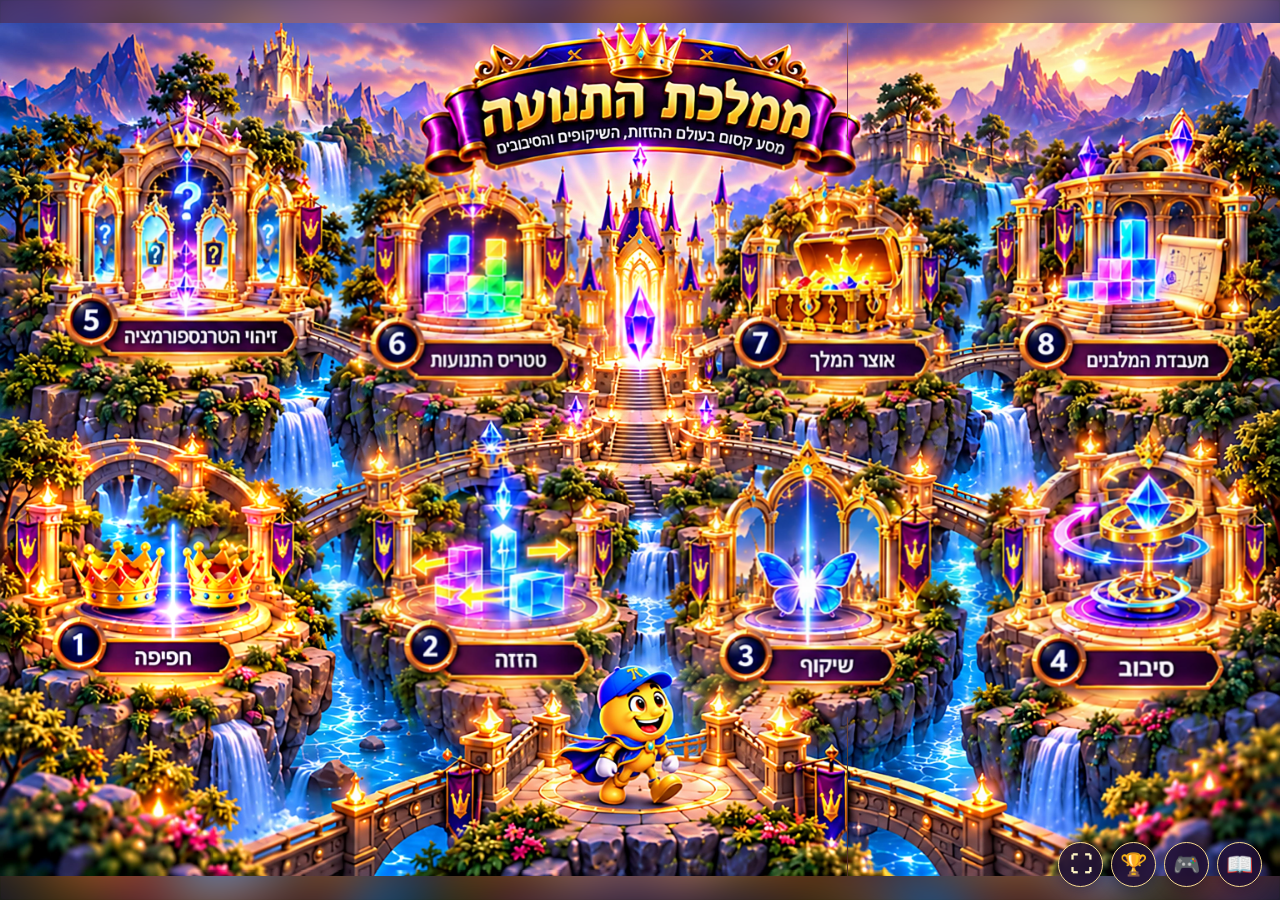
<file: index.html>
<!doctype html>
<html lang="he" dir="rtl"><head><meta charset="utf-8"><meta name="viewport" content="width=device-width,initial-scale=1,viewport-fit=cover"><meta name="theme-color" content="#1b102f"><title>ממלכת התנועה | הזזות, שיקופים וסיבובים</title><link rel="stylesheet" href="style.css"><link rel="stylesheet" href="v10.css"><link rel="stylesheet" href="v11.css"></head>
<body><div id="app">
<section id="world" class="screen world-screen" aria-label="מפת ממלכת התנועה">
  <header class="world-head" aria-hidden="true"></header>
  <div id="mapWindow" class="map-window" tabindex="0" aria-label="מפת המתחמים. אפשר ללחוץ על שער או להזיז את מר פונקי בחצים וללחוץ Enter"><div id="mapStage" class="map-stage"><img class="map-backdrop" src="assets/approved_map_hd.webp" alt="ממלכת התנועה: ארמון, מפלים, גשרים ושמונה מתחמים" draggable="false"><img id="mapWalkingBackground" class="map-walk-backdrop" src="assets/kingdom_walk_hd.webp" alt="" aria-hidden="true" draggable="false"><div id="portalLayer"></div><div id="funki" class="funki-walker" aria-hidden="true"><img src="assets/mr_funki.png" alt=""><span class="walker-shadow"></span></div><div id="mapTooltip" class="map-tooltip" hidden></div><button id="beginBtn" class="castle-door" type="button" aria-label="התחילו את המסע מהמתחם המואר" title="התחילו את המסע"><img src="assets/castle_door.png" alt="" draggable="false"></button></div></div>
  <footer class="world-foot" aria-label="ניווט מהיר בממלכה">
    <div id="mapPrompt" class="screen-reader">מתחם 1 מואר — מתחילים כאן</div>
    <div id="gemsBadge" class="gem-counter" aria-live="polite" title="יהלומים שנאספו">💎 <b>0</b> / 8</div>
    <nav class="world-tools">
      <button id="termsBtn" aria-label="מילון מושגים" title="מילון מושגים">📖</button>
      <button id="freeBtn" aria-label="משחק חופשי" title="משחק חופשי">🎮</button>
      <button id="achieveBtn" aria-label="יהלומים והישגים" title="יהלומים והישגים">🏆</button>
      <button class="full-button" id="fullScreenBtn" aria-label="מסך מלא" title="מסך מלא">⛶</button>
    </nav>
  </footer>
</section>
<section id="realm" class="screen realm-screen hidden" aria-label="מתחם למידה"><div class="realm-shell">
 <header class="realm-top"><button class="back-button" id="realmBack">❮ לממלכה</button><div class="realm-heading"><small id="realmKicker"></small><h1 id="realmName"></h1></div><div class="realm-top-tools"><button id="realmFull" class="square-button" aria-label="מסך מלא">⛶</button><button id="realmTerms" class="square-button" aria-label="פתח מילון">📖</button></div></header>
 <nav class="room-tabs" id="roomTabs" aria-label="חדרי המתחם"></nav>
 <div class="realm-content"><div class="scene-column"><div id="immersive" class="immersive-scene"><div class="scene-light-rays"></div><div class="scene-header"><strong id="sceneLabel"></strong><span id="sceneIndicator"></span></div><div class="interaction-surface" id="surface"></div><div id="sceneResult" class="scene-result" aria-live="polite"></div></div><div id="sceneTips" class="scene-tips"></div></div>
 <aside class="quest-panel"><span class="quest-tag" id="questNumber"></span><div id="questIcon" class="quest-icon">✦</div><h2 id="questTitle"></h2><p class="quest-brief" id="questText"></p><div class="quest-controls" id="questControls"></div><div class="quest-feedback" id="questFeedback" aria-live="polite"></div><div class="quest-actions"><button id="check" class="primary">בדיקה ✦</button><button id="hint" class="secondary">רמז</button><button id="explain" class="secondary">פתרון מוסבר</button></div><div id="discovery" class="discovery hidden"></div></aside></div>
 <footer class="realm-bottom"><button id="roomPrev" class="secondary">חדר קודם ❯</button><div id="roomProgress" class="little-progress"></div><button id="roomNext" class="primary">לחדר הבא ❮</button></footer>
 </div></section>
<section id="extra" class="screen extra-screen hidden"><div class="extra-shell"><header class="realm-top"><button id="extraBack" class="back-button">❮ לממלכה</button><div class="realm-heading"><small id="extraKicker"></small><h1 id="extraTitle"></h1></div><div></div></header><div id="extraBody"></div></div></section>
<div id="toast" class="toast hidden" role="status"></div></div><script src="app.js"></script></body></html>
</file>
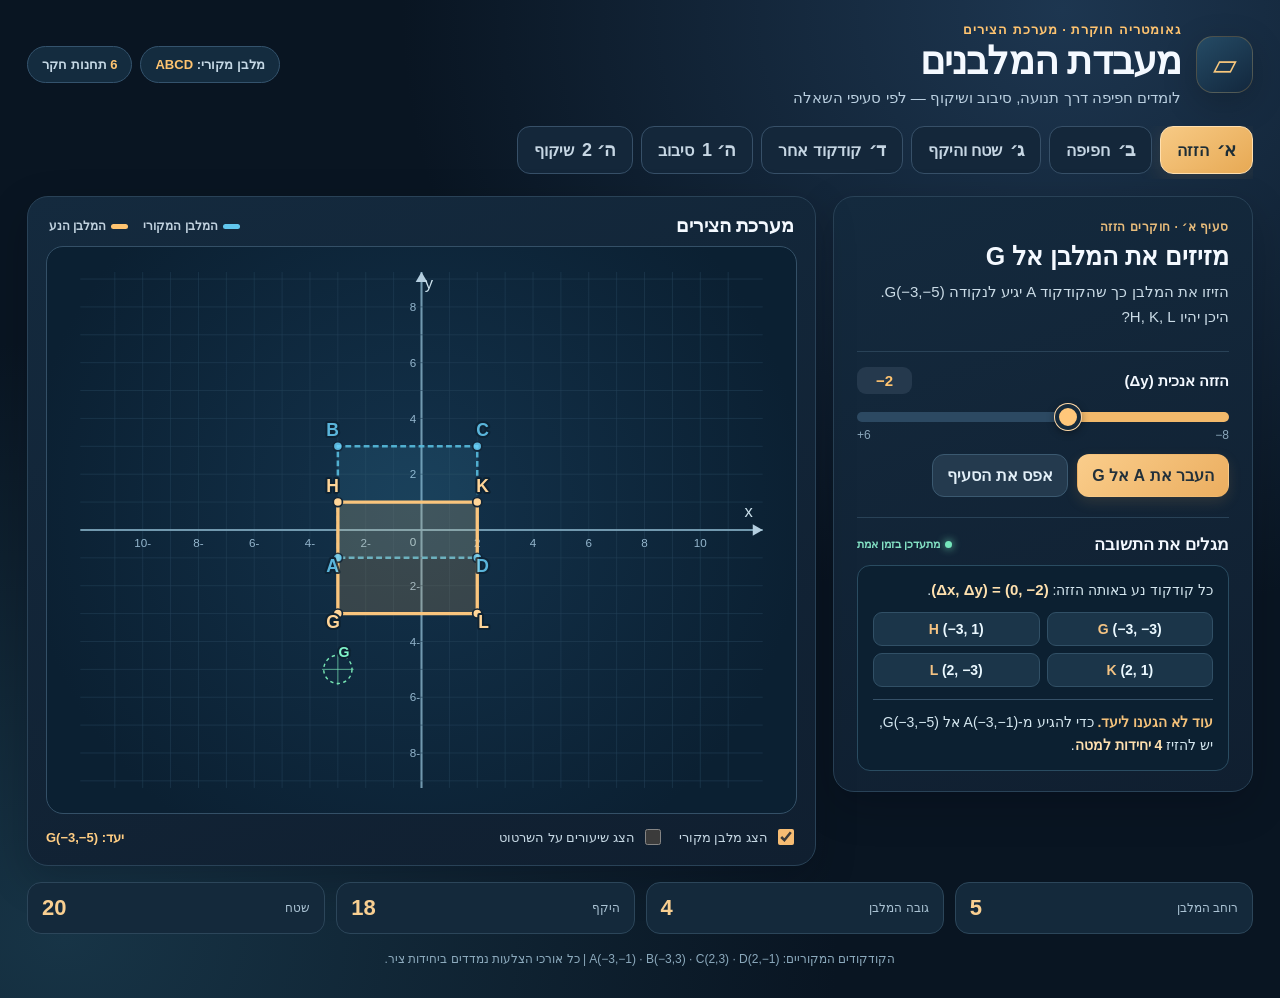
<file: maabedet_malbanim_interactive.html>
<!DOCTYPE html>
<html lang="he" dir="rtl">
<head>
<meta charset="utf-8">
<meta name="viewport" content="width=device-width,initial-scale=1">
<meta name="color-scheme" content="dark">
<title>מעבדת המלבנים | חוקרים חפיפה בתנועה</title>
<style>
:root{--bg:#091522;--panel:#112335;--panel2:#142b40;--line:#294257;--ink:#f4f9ff;--muted:#abc1d2;--cyan:#61c7ee;--gold:#ffc470;--green:#77e2bf;--purple:#c8adff;--radius:21px}
*{box-sizing:border-box}html{scroll-behavior:smooth}body{margin:0;background:radial-gradient(ellipse at 83% 1%,#1d3650 0,transparent 44%),radial-gradient(ellipse at 5% 94%,#173446 0,transparent 45%),var(--bg);font-family:Assistant,Heebo,Arial,sans-serif;color:var(--ink);min-height:100vh}button,select,input{font:inherit}button{cursor:pointer}button:focus-visible,select:focus-visible,input:focus-visible{outline:3px solid #eac087;outline-offset:3px}
.shell{max-width:1540px;padding:22px 27px 28px;margin:0 auto}.hero{display:flex;align-items:center;justify-content:space-between;gap:20px;flex-wrap:wrap;margin-bottom:19px}.hero-title{display:flex;align-items:center;gap:15px}.brandmark{width:57px;height:57px;display:grid;place-items:center;border-radius:17px;border:1px solid #a785505e;color:#f9c87d;background:linear-gradient(145deg,#254b65,#12273d);box-shadow:0 10px 35px #0003;font-size:31px}.eyebrow{color:var(--gold);font-weight:800;letter-spacing:1px;font-size:13px;margin-bottom:3px}.hero h1{margin:0;font-size:clamp(26px,3vw,40px);letter-spacing:-.9px;line-height:1.1}.subtitle{margin:7px 0 0;color:#bacfe0;font-size:15px}.meta{display:flex;gap:8px;flex-wrap:wrap}.pill{border:1px solid #34536d;background:#142c3f;color:#c5d8e5;border-radius:99px;padding:10px 14px;font-size:13px;font-weight:700}.pill strong{color:var(--gold)}
.tabs{display:flex;gap:8px;overflow-x:auto;padding-bottom:5px;margin-bottom:17px;scrollbar-width:thin}.tab{border:1px solid #375068;color:#c6d6e3;background:#14273a;padding:12px 16px;border-radius:13px;min-width:93px;white-space:nowrap;transition:.2s;display:flex;align-items:center;justify-content:center;gap:8px;font-weight:750}.tab:hover{border-color:#bc945c;color:#fff}.tab.active{background:linear-gradient(145deg,#f7ca85,#e7a954);border-color:#ffdfae;color:#1d2d36;box-shadow:0 4px 23px #e1a95825}.tab .n{font-weight:900;font-size:18px}
.workspace{display:grid;grid-template-columns:minmax(365px,420px) minmax(0,1fr);gap:17px;align-items:start}.card{border:1px solid var(--line);border-radius:var(--radius);background:linear-gradient(160deg,#142a3e,#101f30);box-shadow:0 14px 40px #03070d35;overflow:hidden}.panel{padding:23px 23px 20px}.overline{font-size:12px;font-weight:900;color:#e8bc7b;letter-spacing:.5px}.section-name{font-size:25px;margin:7px 0 8px;font-weight:850;line-height:1.25}.question{color:#cbdce7;line-height:1.65;font-size:15px;min-height:52px;margin:0 0 19px}.control-section{border-top:1px solid var(--line);padding-top:15px}.ctrl{margin:0 0 20px}.ctrl:last-child{margin-bottom:12px}.ctrl-head{display:flex;justify-content:space-between;gap:8px;align-items:center;margin-bottom:9px;font-weight:760;font-size:15px}.val{direction:ltr;unicode-bidi:isolate;color:var(--gold);background:#25394d;padding:5px 11px;border-radius:9px;font-family:Arial,sans-serif;font-weight:850;min-width:55px;text-align:center}.range{appearance:none;-webkit-appearance:none;width:100%;height:10px;border-radius:50px;background:linear-gradient(to left,#5aa3c9 0%,#f4bf73 50%,#304b64 50%);outline:none;cursor:pointer;margin:9px 0 6px}.range::-webkit-slider-thumb{appearance:none;background:#ffc77a;border:4px solid #152a3c;width:26px;height:26px;border-radius:50%;box-shadow:0 0 0 1px #ffd9a8,0 2px 9px #0007;cursor:grab}.range::-moz-range-thumb{background:#ffc77a;border:4px solid #152a3c;width:19px;height:19px;border-radius:50%;box-shadow:0 0 0 1px #ffd9a8;cursor:grab}.endpoints{display:flex;justify-content:space-between;color:#8ba7bb;font-size:12px}.select{width:100%;min-height:42px;border:1px solid #406077;border-radius:10px;background:#182f45;color:#fff;padding:7px 12px;font-weight:700}.choice{display:grid;grid-template-columns:repeat(2,1fr);gap:8px}.choice button{border:1px solid #3e5a73;background:#1b354b;color:#dfebf5;border-radius:10px;padding:10px 8px;font-weight:800;transition:.2s}.choice button.on{color:#162b36;background:#c0e9ed;border-color:#c7faff}.hint-box{border:1px solid #396076;background:#18384b;border-radius:12px;padding:12px 14px;color:#d6ebf3;font-size:13px;line-height:1.65;margin:5px 0 13px}.actions{display:flex;flex-wrap:wrap;gap:9px;margin:12px 0 0}.primary,.secondary{border-radius:12px;padding:11px 14px;font-weight:850;border:1px solid transparent}.primary{background:linear-gradient(135deg,#facd8b,#ebae60);color:#22303a;box-shadow:0 5px 14px #e9ac5b22}.primary:hover{filter:brightness(1.08)}.secondary{background:#243a4e;color:#e2eff8;border-color:#3b5970}.secondary:hover{background:#2b4962}
.answer{margin-top:20px;padding-top:16px;border-top:1px solid var(--line)}.answer-title{display:flex;align-items:center;justify-content:space-between;gap:10px;margin-bottom:10px}.answer-title h3{margin:0;font-size:17px}.live-dot{display:inline-flex;align-items:center;gap:5px;color:#83e1c4;font-size:11px;font-weight:750;white-space:nowrap}.live-dot:before{content:"";display:inline-block;width:7px;height:7px;border-radius:50%;background:#75e6bb;box-shadow:0 0 8px #75e6bb}.answer-content{background:#0c2031;border:1px solid #2a4c61;border-radius:13px;padding:13px 15px;font-size:14px;line-height:1.65;color:#d5e7f0}.answer-content strong{color:#ffe0af}.math{direction:ltr;unicode-bidi:isolate;display:inline-block;font:700 15px/1.5 Arial,sans-serif;color:#ffe1af;white-space:nowrap}.answer-grid{display:grid;grid-template-columns:1fr 1fr;gap:7px;margin:9px 0}.answer-cell{border-radius:9px;border:1px solid #315066;background:#1b3549;padding:8px 9px;text-align:center;direction:ltr;color:#eaf8ff;font:700 14px Arial,sans-serif}.answer-cell b{color:#f4c383}.outcome{border-top:1px solid #365168;margin-top:12px;padding-top:11px}.success{color:#89ebc4;font-weight:850}.attention{color:#f4c17a;font-weight:850}
.plotcard{padding:16px 18px 17px}.plotbar{display:flex;justify-content:space-between;gap:14px;align-items:center;flex-wrap:wrap;margin:1px 3px 9px}.plottitle{font-weight:850;font-size:19px}.legend{display:flex;gap:15px;align-items:center;flex-wrap:wrap;color:#c1d2df;font-size:12px;font-weight:750}.swatch{display:inline-block;vertical-align:middle;width:17px;height:5px;border-radius:5px;margin-left:5px;background:var(--cyan)}.swatch.gold{background:var(--gold)}.canvas-wrap{width:100%;position:relative;overflow:hidden;border:1px solid #345067;border-radius:17px;background:radial-gradient(circle at 49% 46%,#13324b,#0b2032 80%)}#plot{display:block;width:100%;height:auto;aspect-ratio:900 / 680;max-height:72vh;min-height:300px}.plot-foot{display:flex;align-items:center;justify-content:space-between;gap:10px;padding-top:12px;flex-wrap:wrap}.plot-options{display:flex;gap:15px;flex-wrap:wrap;color:#c7d9e5;font-size:13px}.check{display:inline-flex;align-items:center;gap:6px;cursor:pointer}.check input{accent-color:#f6bc73;width:16px;height:16px}.status{font-size:13px;font-weight:850;color:#ffcd83}.quickfacts{margin-top:16px;display:grid;grid-template-columns:repeat(4,1fr);gap:11px}.fact{padding:12px 14px;border:1px solid #2c465a;background:#14293b;border-radius:14px;display:flex;align-items:center;justify-content:space-between;gap:10px;min-width:0}.fact .factlabel{font-size:12px;color:#abc3d4}.fact .factnum{font:bold 22px Arial,sans-serif;color:#f9cf91;white-space:nowrap}.footnote{color:#8caabd;font-size:12px;margin:15px 2px 0;text-align:center;line-height:1.7}
@media(max-width:1040px){.workspace{grid-template-columns:minmax(315px,390px) minmax(0,1fr)}.panel{padding:18px}.plotcard{padding:10px}.quickfacts{grid-template-columns:repeat(2,1fr)}}
@media(max-width:800px){.shell{padding:14px}.workspace{display:flex;flex-direction:column}.plotcard{order:0;width:100%}.panel{order:1;width:100%}.hero{margin-bottom:15px}.hero h1{font-size:30px}.tabs{margin-bottom:12px}.tab{padding:10px 12px;min-width:78px}.quickfacts{grid-template-columns:repeat(4,1fr)}#plot{min-height:0;max-height:none}}
@media(max-width:515px){.quickfacts{grid-template-columns:repeat(2,1fr)}.hero-title{align-items:flex-start}.brandmark{width:46px;height:46px}.hero h1{font-size:26px}.subtitle{font-size:13px}.legend{gap:7px}.plotbar{gap:4px}.plot-options{gap:8px}.section-name{font-size:22px}}
@media print{body{background:white;color:#122336}.shell{padding:0}.card{background:white;box-shadow:none;color:#162635}.question,.footnote{color:#334c61}.tabs,.control-section,.actions,.plot-options{display:none}.workspace{grid-template-columns: 360px 1fr}.answer-content{color:#122336;background:white}.plotcard{background:#122336}.hero h1{color:#152c3a}}
</style>
</head>
<body>
<main class="shell">
<header class="hero"><div class="hero-title"><div class="brandmark" aria-hidden="true">▱</div><div><div class="eyebrow">גאומטריה חוקרת · מערכת הצירים</div><h1>מעבדת המלבנים</h1><p class="subtitle">לומדים חפיפה דרך תנועה, סיבוב ושיקוף — לפי סעיפי השאלה</p></div></div><div class="meta"><div class="pill">מלבן מקורי: <strong dir="ltr">ABCD</strong></div><div class="pill"><strong>6</strong> תחנות חקר</div></div></header>
<nav class="tabs" id="tabs" aria-label="בחירת סעיף בשאלה"><button class="tab active" data-mode="a"><span class="n">א׳</span> הזזה</button><button class="tab" data-mode="b"><span class="n">ב׳</span> חפיפה</button><button class="tab" data-mode="c"><span class="n">ג׳</span> שטח והיקף</button><button class="tab" data-mode="d"><span class="n">ד׳</span> קודקוד אחר</button><button class="tab" data-mode="e1"><span class="n">ה׳ 1</span> סיבוב</button><button class="tab" data-mode="e2"><span class="n">ה׳ 2</span> שיקוף</button></nav>
<div class="workspace">
<section class="card panel" aria-label="סרגלי הזזה ותשובות"><div class="overline" id="modeLabel">סעיף א׳ · חוקרים הזזה</div><h2 class="section-name" id="modeTitle">מזיזים את המלבן אל G</h2><p class="question" id="question"></p><div class="control-section" id="controls"></div><div class="actions" id="actions"></div><section class="answer" aria-live="polite" aria-atomic="true"><div class="answer-title"><h3>מגלים את התשובה</h3><span class="live-dot">מתעדכן בזמן אמת</span></div><div class="answer-content" id="answer"></div></section></section>
<section class="card plotcard" aria-label="מערכת צירים אינטראקטיבית"><div class="plotbar"><div class="plottitle">מערכת הצירים</div><div class="legend"><span><i class="swatch"></i>המלבן המקורי</span><span><i class="swatch gold"></i>המלבן הנע</span></div></div><div class="canvas-wrap"><svg id="plot" viewBox="0 0 900 680" role="img" aria-label="מערכת צירים ועליה מלבן ABCD ומלבן חופף הנע בעזרת סרגלי הזזה"><defs><clipPath id="plotClip"><rect x="40" y="30" width="820" height="620" rx="5"/></clipPath><filter id="glow"><feGaussianBlur stdDeviation="6" result="blur"/><feMerge><feMergeNode in="blur"/><feMergeNode in="SourceGraphic"/></feMerge></filter></defs><g id="grid"></g><g id="guides" clip-path="url(#plotClip)"></g><g id="shapes"></g><g id="points"></g></svg></div><div class="plot-foot"><div class="plot-options"><label class="check"><input type="checkbox" id="showOriginal" checked>הצג מלבן מקורי</label><label class="check"><input type="checkbox" id="showCoordinates">הצג שיעורים על השרטוט</label></div><span class="status" id="graphStatus">גררו את סרגל ההזזה</span></div></section>
</div>
<div class="quickfacts"><div class="fact"><span class="factlabel">רוחב המלבן</span><span class="factnum">5</span></div><div class="fact"><span class="factlabel">גובה המלבן</span><span class="factnum">4</span></div><div class="fact"><span class="factlabel">היקף</span><span class="factnum">18</span></div><div class="fact"><span class="factlabel">שטח</span><span class="factnum">20</span></div></div>
<p class="footnote">הקודקודים המקוריים: <span dir="ltr">A(−3,−1) · B(−3,3) · C(2,3) · D(2,−1)</span> | כל אורכי הצלעות נמדדים ביחידות ציר.</p>
</main>
<script>
'use strict';
const base=[{x:-3,y:-1},{x:-3,y:3},{x:2,y:3},{x:2,y:-1}], letters=['A','B','C','D'], P={b:{x:2,y:-1},d:{x:1,y:-2}}, R={x:1,y:1};
const S={mode:'a',aDy:-2,cDx:2,cDy:-1,b:{anchor:0,progress:0,angle:0},d:{anchor:0,progress:0,angle:0},eAngle:0,eDirection:1,eMethod:'origin',mirrorAngle:0,showOriginal:true,showCoordinates:false};
const config={a:{label:'סעיף א׳ · חוקרים הזזה',title:'מזיזים את המלבן אל G',q:'הזיזו את המלבן כך שהקודקוד A יגיע לנקודה G(−3,−5). היכן יהיו H, K, L?'},b:{label:'סעיף ב׳ · חפיפה',title:'קודקוד בנקודה (2,−1)',q:'בנו מלבן חופף למקורי שאחד מקודקודיו נמצא ב-(2,−1). כמה מלבנים כאלה יכולים להיות?'},c:{label:'סעיף ג׳ · מדידות',title:'האם שטח והיקף משתנים?',q:'חשבו את ההיקף והשטח של ABCD ושל GHKL. הזיזו את המלבן וגלו מה נשאר קבוע.'},d:{label:'סעיף ד׳ · חפיפה',title:'קודקוד בנקודה (1,−2)',q:'בנו מלבן חופף נוסף שאחד מקודקודיו נמצא ב-(1,−2). נמקו מדוע הוא חופף למקורי.'},e1:{label:'סעיף ה׳ 1 · סיבוב',title:'מסובבים 90° ומגיעים ל-R',q:'בנו מלבן חופף בעל קודקוד R(1,1), באמצעות סיבוב של 90° סביב ראשית הצירים והזזה מתאימה. בדקו את כיוון הסיבוב.'},e2:{label:'סעיף ה׳ 2 · שיקוף',title:'משקפים ומגיעים ל-R',q:'הזיזו את A אל R(1,1), שיקפו את המלבן ביחס לישר העובר דרך R ובדקו כיצד משתנות התמונות.'}};
const byId=id=>document.getElementById(id), fmt=n=>Math.abs(n)<1e-9?'0':(Number.isInteger(Math.round(n*100)/100)?String(Math.round(n)):String(Math.round(n*100)/100)).replace('-', '−');
const coords=p=>`(${fmt(p.x)}, ${fmt(p.y)})`, svgCoords=p=>`(${fmt(p.x)},${fmt(p.y)})`, esc=s=>String(s).replaceAll('&','&amp;').replaceAll('<','&lt;').replaceAll('>','&gt;');
const X=x=>450+33.5*x, Y=y=>340-33.5*y, shape=(pts,attrs='')=>`<polygon points="${pts.map(p=>`${X(p.x)},${Y(p.y)}`).join(' ')}" ${attrs}/>`;
const add=(p,q)=>({x:p.x+q.x,y:p.y+q.y}), sub=(p,q)=>({x:p.x-q.x,y:p.y-q.y}), rad=d=>d*Math.PI/180;
function rotate(p,center,theta){const c=Math.cos(rad(theta)),s=Math.sin(rad(theta));const x=p.x-center.x,y=p.y-center.y;return{x:center.x+x*c-y*s,y:center.y+x*s+y*c}}
function mirror(p,center,angle){const q=sub(p,center),u={x:Math.cos(rad(angle)),y:Math.sin(rad(angle))},dot=q.x*u.x+q.y*u.y;return add(center,{x:2*dot*u.x-q.x,y:2*dot*u.y-q.y})}
function transform(){const m=S.mode;if(m==='a')return base.map(p=>add(p,{x:0,y:S.aDy}));if(m==='c')return base.map(p=>add(p,{x:S.cDx,y:S.cDy}));if(m==='b'||m==='d'){const v=S[m],target=P[m],corner=base[v.anchor],shift={x:(target.x-corner.x)*v.progress/100,y:(target.y-corner.y)*v.progress/100};const anchor=add(corner,shift);return base.map(p=>rotate(add(p,shift),anchor,v.angle))}if(m==='e1'){if(S.eMethod==='R'){const shift=sub(R,base[0]);return base.map(p=>rotate(add(p,shift),R,S.eDirection*S.eAngle))}const rotated=base.map(p=>rotate(p,{x:0,y:0},S.eDirection*S.eAngle)),shift=sub(R,rotated[0]);return rotated.map(p=>add(p,shift))}if(m==='e2'){const shift=sub(R,base[0]);return base.map(p=>mirror(add(p,shift),R,S.mirrorAngle))}return base}
const params=(id,label,value,min,max,step=1,left='',right='')=>`<div class="ctrl"><div class="ctrl-head"><label for="${id}">${label}</label><output class="val" id="${id}Value">${value}</output></div><input class="range" type="range" id="${id}" min="${min}" max="${max}" step="${step}" value="${value}" aria-label="${label}"><div class="endpoints"><span>${esc(left||String(min))}</span><span>${esc(right||String(max))}</span></div></div>`;
function controlsHTML(){switch(S.mode){case'a':return params('aDy','הזזה אנכית (Δy)',S.aDy,-8,6,1,'8−','6+');case'b':case'd':{const v=S[S.mode];return `<div class="ctrl"><div class="ctrl-head"><label for="anchor">איזה קודקוד יגיע לנקודת היעד?</label></div><select class="select" id="anchor">${letters.map((l,i)=>`<option value="${i}" ${v.anchor===i?'selected':''}>הקודקוד ${l}</option>`).join('')}</select></div>`+params('progress','הזזה אל נקודת היעד',v.progress,0,100,1,'בהתחלה','בנקודת היעד')+params('angle','סיבוב המלבן (מעלות)',v.angle,0,360,1,'0°','360°')+`<div class="hint-box">הזזה וסיבוב אינם משנים את אורכי הצלעות. נסו לבחור קודקוד אחר ולסובב את המלבן.</div>`}case'c':return params('cDx','הזזה אופקית (Δx)',S.cDx,-6,6,1,'6−','6+')+params('cDy','הזזה אנכית (Δy)',S.cDy,-5,5,1,'5−','5+');case'e1':return `<div class="ctrl"><div class="ctrl-head">כיוון הסיבוב</div><div class="choice"><button type="button" data-direction="1" class="${S.eDirection===1?'on':''}">↶ נגד השעון</button><button type="button" data-direction="-1" class="${S.eDirection===-1?'on':''}">↷ עם השעון</button></div></div>`+params('eAngle','זווית הסיבוב',S.eAngle,0,90,1,'0°','90°')+`<div class="ctrl"><div class="ctrl-head"><label for="eMethod">סדר הפעולות ומרכז הסיבוב</label></div><select id="eMethod" class="select"><option value="origin" ${S.eMethod==='origin'?'selected':''}>סיבוב סביב (0,0), ואז הזזה אל R</option><option value="R" ${S.eMethod==='R'?'selected':''}>הזזה אל R, ואז סיבוב סביב R</option></select></div><div class="hint-box">בשני המסלולים R נשאר קודקוד של המלבן המתקבל. הקו המקווקו מציג את שלב הביניים.</div>`;case'e2':return params('mirrorAngle','זווית ציר השיקוף',S.mirrorAngle,0,180,1,'ישר אופקי','180°')+`<div class="choice"><button type="button" data-mirror="0" class="${S.mirrorAngle===0?'on':''}">ציר אופקי y=1</button><button type="button" data-mirror="90" class="${S.mirrorAngle===90?'on':''}">ציר אנכי x=1</button></div><div class="hint-box">הקו הסגול הוא ציר השיקוף. סיבוב הקו משנה את תמונת המלבן, אך שומר על החפיפה ועל הקודקוד R.</div>`;default:return''}}
function actionsHTML(){const m=S.mode;return (m==='a'?'<button class="primary" data-action="solveA">העבר את A אל G</button>':m==='b'||m==='d'?'<button class="primary" data-action="complete">הגע אל הנקודה</button>':m==='c'?'<button class="primary" data-action="shiftOther">נסה הזזה נוספת</button>':m==='e1'?'<button class="primary" data-action="rotate90">סובב 90°</button>':'<button class="primary" data-action="mirrorOther">החלף ציר שיקוף</button>')+'<button class="secondary" data-action="reset">אפס את הסעיף</button>'}
function grid(){let h='';for(let i=-11;i<=11;i++){const x=X(i),major=i===0;h+=`<line x1="${x}" x2="${x}" y1="30" y2="650" stroke="${major?'#7da6bc':'#25435a'}" stroke-width="${major?2.5:1}" opacity="${major?.9:.65}"/>`;if(i!==0&&i%2===0)h+=`<text x="${x}" y="360" fill="#95b7ce" text-anchor="middle" font-family="Arial" font-size="14">${i}</text>`}for(let j=-9;j<=9;j++){const y=Y(j),major=j===0;h+=`<line x1="40" x2="860" y1="${y}" y2="${y}" stroke="${major?'#7da6bc':'#25435a'}" stroke-width="${major?2.5:1}" opacity="${major?.9:.65}"/>`;if(j!==0&&j%2===0)h+=`<text x="436" y="${y+5}" text-anchor="end" fill="#95b7ce" font-family="Arial" font-size="14">${j}</text>`}h+=`<text x="436" y="359" text-anchor="end" fill="#a7c5d8" font-size="14" font-family="Arial">0</text><path d="M860,340 l-12,-7 v14 Z" fill="#b4cedf"/><path d="M450,30 l-7,12 h14 Z" fill="#b4cedf"/><text x="848" y="325" fill="#cce1ec" font-size="20" font-family="Arial">x</text><text x="464" y="51" fill="#cce1ec" font-size="20" font-family="Arial">y</text>`;byId('grid').innerHTML=h}
function centroid(pts){return {x:pts.reduce((s,p)=>s+p.x,0)/pts.length,y:pts.reduce((s,p)=>s+p.y,0)/pts.length}}
function dots(pts,names,color,includeCoordinates,opacity=1){const c=centroid(pts);return pts.map((p,i)=>{const px=X(p.x),py=Y(p.y),dx=p.x-c.x,dy=p.y-c.y,norm=Math.hypot(dx,dy)||1,ox=18*dx/norm,oy=-18*dy/norm;const label=names[i]+(includeCoordinates?' '+svgCoords(p):'');const tx=px+ox,ty=py+oy+(oy>0?6:-1);return `<g opacity="${opacity}"><circle cx="${px}" cy="${py}" r="5.5" fill="${color}" stroke="#112436" stroke-width="2"><title>${esc(names[i]+' '+coords(p))}</title></circle><text x="${tx}" y="${ty}" fill="${color}" font-size="${includeCoordinates?16:21}" font-family="Arial" text-anchor="${ox<0?'end':'start'}" font-weight="bold" style="paint-order:stroke;stroke:#0d2233;stroke-width:5px;stroke-linejoin:round">${esc(label)}</text></g>`}).join('')}
function marker(p,label){const x=X(p.x),y=Y(p.y);return `<g><circle cx="${x}" cy="${y}" r="17" fill="none" stroke="#77e6b4" stroke-width="1.7" stroke-dasharray="4 4"/><line x1="${x-19}" x2="${x+19}" y1="${y}" y2="${y}" stroke="#77e6b4" opacity=".8"/><line x1="${x}" x2="${x}" y1="${y-19}" y2="${y+19}" stroke="#77e6b4" opacity=".8"/><text x="${x+14}" y="${y-15}" font-size="17" font-family="Arial" fill="#80f5ca" font-weight="bold" style="paint-order:stroke;stroke:#0d2233;stroke-width:5px">${esc(label)}</text></g>`}
function measure(pts){const mid=(p,q)=>({x:(p.x+q.x)/2,y:(p.y+q.y)/2}),h=mid(pts[0],pts[3]),v=mid(pts[0],pts[1]);return `<g font-family="Arial" font-size="17" font-weight="bold" fill="#ffdb9f"><text x="${X(h.x)}" y="${Y(h.y)+24}" text-anchor="middle" style="paint-order:stroke;stroke:#102232;stroke-width:6px">5 יח׳</text><text x="${X(v.x)-18}" y="${Y(v.y)}" text-anchor="end" style="paint-order:stroke;stroke:#102232;stroke-width:6px">4 יח׳</text></g>`}
function plot(){const m=S.mode,t=transform(),tNames=m==='a'?['G','H','K','L']:['A′','B′','C′','D′'];let guides='',shapes='',points='';if(m==='a')guides+=marker({x:-3,y:-5},'G');if(m==='b'||m==='d')guides+=marker(P[m],m==='b'?'P':'Q');if(m==='e1'||m==='e2')guides+=marker(R,'R');
 if(m==='e1'){if(S.eMethod==='origin'){const ro=base.map(p=>rotate(p,{x:0,y:0},S.eDirection*S.eAngle));guides+=shape(ro,'fill="#b79cff" fill-opacity=".04" stroke="#af94f0" stroke-width="2.6" stroke-dasharray="8 7"');guides+=`<circle cx="${X(0)}" cy="${Y(0)}" r="8" fill="#c5a3ff" opacity=".8"/>`;}else{const sh=sub(R,base[0]);guides+=shape(base.map(p=>add(p,sh)),'fill="none" stroke="#b89cff" stroke-width="2.6" stroke-dasharray="8 7"')}}
 if(m==='e2'){const u={x:Math.cos(rad(S.mirrorAngle)),y:Math.sin(rad(S.mirrorAngle))};guides+=`<line x1="${X(R.x-30*u.x)}" y1="${Y(R.y-30*u.y)}" x2="${X(R.x+30*u.x)}" y2="${Y(R.y+30*u.y)}" stroke="#c7a1ff" stroke-width="3.2" stroke-dasharray="12 7"/>`}
 if(S.showOriginal){shapes+=shape(base,'fill="#5bc3e5" fill-opacity=".1" stroke="#5bc3e5" stroke-opacity=".85" stroke-width="3" stroke-dasharray="7 4"');points+=dots(base,letters,'#69d1fa',S.showCoordinates,.83)}
 shapes+=shape(t,'fill="#f8be6d" fill-opacity=".17" stroke="#fac57d" stroke-width="4" stroke-linejoin="round"');points+=dots(t,tNames,'#ffd598',S.showCoordinates,1);if(m==='c')guides+=measure(t);
 byId('guides').innerHTML=guides;byId('shapes').innerHTML=shapes;byId('points').innerHTML=points;
 byId('graphStatus').textContent=m==='a'?(S.aDy===-4?'✓ המלבן הגיע ליעד':'יעד: G(−3,−5)'):m==='b'||m==='d'?(S[m].progress===100?'✓ הקודקוד הגיע ליעד':'הזיזו עד 100%'):m==='c'?'השטח וההיקף אינם משתנים':m==='e1'?`סיבוב: ${S.eDirection===1?'נגד':'עם'} השעון · ${S.eAngle}°`:`זווית ציר השיקוף: ${S.mirrorAngle}°`;
}
const coordGrid=(pts,names)=>`<div class="answer-grid">${pts.map((p,i)=>`<div class="answer-cell"><b>${names[i]}</b> ${esc(coords(p))}</div>`).join('')}</div>`;
function answerHTML(){const m=S.mode,t=transform();if(m==='a'){const done=S.aDy===-4;return `<div>כל קודקוד נע באותה הזזה: <span class="math">(Δx, Δy) = (0, ${fmt(S.aDy)})</span>.</div>${coordGrid(t,['G','H','K','L'])}<div class="outcome">${done?'<span class="success">✓ הגעתם ליעד!</span> התשובה: <span class="math">H(−3,−1), K(2,−1), L(2,−5)</span>.':'<span class="attention">עוד לא הגענו ליעד.</span> כדי להגיע מ-A(−3,−1) אל G(−3,−5), יש להזיז <strong>4 יחידות למטה</strong>.'}</div>`}
 if(m==='b'||m==='d'){const v=S[m],which=letters[v.anchor],dest=P[m],current=t[v.anchor],done=v.progress===100;return `<div>בחרתם את הקודקוד <strong>${which}</strong>. מיקומו כרגע: <span class="math">${coords(current)}</span>.</div>${coordGrid(t,['A′','B′','C′','D′'])}<div class="outcome">${done?`<span class="success">✓ הקודקוד ${which} נמצא ב-${coords(dest)}.</span>`:`<span class="attention">הזיזו ל-100%</span> כדי למקם את ${which} בנקודה ${coords(dest)}.`}<div style="margin-top:7px">המלבנים <strong>חופפים</strong>, כי הזזה וסיבוב שומרים על אורכי הצלעות ועל הזוויות.</div><div style="margin-top:8px"><strong>כמה אפשרויות?</strong> אם מותרות הזזות בלבד — 4 אפשרויות (לפי בחירת הקודקוד). אם מותר גם לסובב — <strong>אינסוף מלבנים</strong>.</div>${m==='b'?'<div style="margin-top:6px">שימו לב: במלבן המקורי כבר יש קודקוד ב-(2,−1), והוא D.</div>':''}</div>`}
 if(m==='c')return `<div>אורכי הצלעות: <span class="math">5</span> ו-<span class="math">4</span>.</div><div class="answer-grid"><div class="answer-cell"><b>היקף ABCD</b> 18</div><div class="answer-cell"><b>שטח ABCD</b> 20</div><div class="answer-cell"><b>היקף GHKL</b> 18</div><div class="answer-cell"><b>שטח GHKL</b> 20</div></div><div class="outcome"><span class="math">P = 2 × (5 + 4) = 18</span><div><span class="math">S = 5 × 4 = 20</span> יחידות שטח.</div><strong>הזזה אינה משנה שטח או היקף.</strong> גם כאשר משנים את סרגלי ההזזה, המידות נשארות זהות. GHKL שבסעיף א׳ הוא העתק מוזז של ABCD.</div>`;
 if(m==='e1'){const is90=S.eAngle===90,sign=S.eDirection===1?'נגד כיוון השעון':'עם כיוון השעון';const phase=S.eMethod==='origin'?'קודם סיבוב של המלבן המקורי <strong>סביב ראשית הצירים (0,0)</strong>, ואחר כך הזזה של תמונת A אל R.':'קודם הזזה של A אל R, ואחר כך סיבוב <strong>סביב R(1,1)</strong>.';return `<div>${phase}</div><div>כיוון: <strong>${sign}</strong>. זווית: <span class="math">${S.eAngle}°</span>.</div>${coordGrid(t,['A′','B′','C′','D′'])}<div class="outcome">${is90?'<span class="success">✓ הושלם סיבוב של 90°.</span>':'המשיכו להזיז את הסרגל עד 90°.'} בכל שלב <span class="math">A′(1,1) = R</span>.<div style="margin-top:7px">${S.eMethod==='origin'?'חשוב: הזזה של A אל R <strong>לפני</strong> סיבוב סביב (0,0) לא הייתה משאירה את R כקודקוד. לכן כאן מסובבים תחילה.':'כיוון שהסיבוב נעשה סביב R, הנקודה R נשארת במקומה.'}</div></div>`}
 const axis=S.mirrorAngle===0?'הישר y=1':S.mirrorAngle===90?'הישר x=1':`ישר העובר ב-R בזווית ${S.mirrorAngle}°`;return `<div>הזזנו את A לנקודה <span class="math">R(1,1)</span> ואז שיקפנו ביחס ל<strong>${axis}</strong>.</div>${coordGrid(t,['A′','B′','C′','D′'])}<div class="outcome"><span class="success">✓ R נשאר קודקוד של המלבן המשוקף.</span><div style="margin-top:7px">השיקוף שומר על אורכי הצלעות ועל הזוויות, ולכן המלבנים <strong>חופפים</strong>. הזיזו את הסרגל כדי למצוא עוד ועוד אפשרויות.</div></div>`}
function paintRange(input){const min=Number(input.min),max=Number(input.max),v=Number(input.value),percentage=(v-min)/(max-min)*100;input.style.background=`linear-gradient(to left,#f2b96b ${percentage}%,#2c4962 ${percentage}%)`;}
function updateVisual(){byId('answer').innerHTML=answerHTML();plot();document.querySelectorAll('.range').forEach(input=>{paintRange(input);const v=byId(input.id+'Value');if(v)v.textContent=(input.id==='progress'?input.value+'%':input.id==='angle'||input.id==='eAngle'||input.id==='mirrorAngle'?input.value+'°':fmt(Number(input.value)))});if(S.mode==='e2')document.querySelectorAll('[data-mirror]').forEach(el=>el.classList.toggle('on',Number(el.dataset.mirror)===S.mirrorAngle))}
function render(){const c=config[S.mode];byId('modeLabel').textContent=c.label;byId('modeTitle').textContent=c.title;byId('question').textContent=c.q;byId('controls').innerHTML=controlsHTML();byId('actions').innerHTML=actionsHTML();document.querySelectorAll('.tab').forEach(btn=>{const active=btn.dataset.mode===S.mode;btn.classList.toggle('active',active);btn.setAttribute('aria-current',active?'step':'false')});updateVisual()}
byId('tabs').addEventListener('click',e=>{const btn=e.target.closest('[data-mode]');if(!btn)return;S.mode=btn.dataset.mode;render()});
byId('controls').addEventListener('input',e=>{const id=e.target.id,v=Number(e.target.value);if(id==='aDy')S.aDy=v;else if(id==='cDx')S.cDx=v;else if(id==='cDy')S.cDy=v;else if(id==='progress'||id==='angle')S[S.mode][id]=v;else if(id==='eAngle')S.eAngle=v;else if(id==='mirrorAngle')S.mirrorAngle=v;updateVisual()});
byId('controls').addEventListener('change',e=>{if(e.target.id==='anchor')S[S.mode].anchor=Number(e.target.value);else if(e.target.id==='eMethod')S.eMethod=e.target.value;updateVisual()});
byId('controls').addEventListener('click',e=>{const direction=e.target.closest('[data-direction]');if(direction){S.eDirection=Number(direction.dataset.direction);render()}const mirror=e.target.closest('[data-mirror]');if(mirror){S.mirrorAngle=Number(mirror.dataset.mirror);render()}});
byId('actions').addEventListener('click',e=>{const button=e.target.closest('[data-action]');if(!button)return;switch(button.dataset.action){case'solveA':S.aDy=-4;break;case'complete':S[S.mode].progress=100;break;case'shiftOther':S.cDx=S.cDx===2?-3:2;S.cDy=S.cDy===-1?3:-1;break;case'rotate90':S.eAngle=90;break;case'mirrorOther':S.mirrorAngle=S.mirrorAngle===90?0:90;break;case'reset':if(S.mode==='a')S.aDy=0;else if(S.mode==='c'){S.cDx=0;S.cDy=0}else if(S.mode==='b'||S.mode==='d'){S[S.mode]={anchor:0,progress:0,angle:0}}else if(S.mode==='e1'){S.eAngle=0;S.eDirection=1;S.eMethod='origin'}else S.mirrorAngle=0;break}render()});
byId('showOriginal').addEventListener('change',e=>{S.showOriginal=e.target.checked;plot()});byId('showCoordinates').addEventListener('change',e=>{S.showCoordinates=e.target.checked;plot()});
grid();render();
</script>
</body>
</html>
</file>
<file: style.css>
@import url('https://fonts.googleapis.com/css2?family=Heebo:wght@400;500;600;700;800;900&display=swap');
:root{--gold:#f7cf78;--gold2:#fff1b2;--ivory:#fff4e4;--violet:#482064;--deep:#120b26;--line:#ae7f56;--green:#8ef8b9}*{box-sizing:border-box}html,body{margin:0;min-height:100%;font-family:Heebo,Arial,sans-serif;background:var(--deep);color:var(--ivory)}button,input{font:inherit}button{cursor:pointer}button:focus-visible,input:focus-visible{outline:3px solid #fff6a6;outline-offset:3px}.hidden{display:none!important}button:disabled{opacity:.38;cursor:not-allowed}.screen{min-height:100vh}.world-screen{height:100dvh;min-height:400px;overflow:hidden;display:flex;flex-direction:column;padding:8px 14px 10px;background:radial-gradient(ellipse at 50% 55%,#64417b 0,#19102f 70%)}.world-head{height:60px;max-width:1610px;width:100%;margin:0 auto;display:flex;align-items:center;justify-content:space-between;gap:15px;flex-shrink:0}.brand{display:flex;gap:11px;align-items:center}.brand-crown{font-size:39px;color:var(--gold);text-shadow:0 0 22px #ffc846}.brand strong{display:block;font-size:clamp(21px,2.5vw,34px);line-height:1.05;font-weight:900;color:#ffe59f}.brand small{display:block;font-size:12px;color:#e5d2ef}.head-controls{display:flex;align-items:center;gap:10px}.head-controls span{border:1px solid #c6a577;background:#261435d9;padding:7px 16px;border-radius:20px;font-size:17px}.head-controls button,.square-button{width:41px;height:41px;border:1px solid #d8b36d;border-radius:12px;background:#2d183d;color:#fff2c7;font-size:23px}.map-window{flex:1 1 auto;min-height:0;max-width:1600px;width:100%;margin:0 auto;position:relative;overflow:hidden;border:3px solid #d4a65c;border-radius:22px;background:#160a31;box-shadow:inset 0 0 30px #f6cb745c,0 8px 28px #0009}.map-stage{width:1536px;height:720px;position:absolute;top:0;left:0;transform-origin:top left;overflow:visible}.map-backdrop{position:absolute;width:1536px;height:720px;inset:0;object-fit:cover;filter:brightness(.76) saturate(1.15) blur(1px);pointer-events:none}.map-stage:before{content:'';position:absolute;z-index:1;inset:0;background:linear-gradient(180deg,#160c2a69,#0f113129 52%,#20103578);pointer-events:none}.portal{position:absolute;z-index:3;width:326px;height:235px;border:0;background:transparent;padding:0;border-radius:24px;transition:transform .18s ease,filter .18s ease;filter:drop-shadow(0 10px 12px #07051aaf);transform-origin:50% 70%;overflow:visible}.portal-figure{position:absolute;inset:10px 8px 8px;overflow:hidden;display:block;border:3px ridge #e7b85b;border-radius:22px;box-shadow:inset 0 0 35px #31143fcc,0 0 0 3px #32143c;background:#311d51}.portal-figure img{width:100%;height:100%;object-fit:cover;display:block;filter:saturate(1.17) brightness(.88);transition:filter .18s,scale .18s}.portal:after{position:absolute;inset:9px 7px 7px;content:'';pointer-events:none;border-radius:24px;box-shadow:inset 0 0 33px #160821a9}.portal-label{position:absolute;bottom:8px;right:18px;left:18px;min-height:59px;z-index:2;display:flex;justify-content:center;align-items:center;gap:9px;border-radius:30px;background:linear-gradient(140deg,#251039f5,#58216aec 52%,#1a102cf5);border:2px solid #ffcf78;box-shadow:0 6px 14px #090415cd,0 0 14px #efba6693;color:#fff1c0;text-shadow:0 2px 4px #000;font-size:20px;font-weight:900;white-space:nowrap}.portal-no{display:grid;place-items:center;min-width:45px;width:45px;height:45px;border-radius:50%;border:3px double #fff0ac;background:linear-gradient(125deg,#26153c,#120922);font-size:25px;color:#fff}.portal-status{position:absolute;z-index:4;top:4px;left:14px;background:#143725;color:#a5ffb7;border:1px solid #b6ffb5;border-radius:20px;padding:3px 10px;font-size:13px;font-weight:800;display:none}.portal.done .portal-status{display:block}.portal.next{filter:drop-shadow(0 0 19px #ffd46c) drop-shadow(0 0 23px #ffb637);animation:chosenGlow 2s ease-in-out infinite alternate}.portal.next .portal-label{box-shadow:0 0 20px #fff3af,0 0 33px #f5bd56}.portal.next img{filter:saturate(1.4) brightness(1.26)}.portal:not(.next):not(.done){filter:brightness(.78) drop-shadow(0 7px 9px #08061d9a)}.portal.done img{filter:saturate(1.1) brightness(1.06)}.portal:hover,.portal:focus-visible,.portal.near{filter:brightness(1.24) drop-shadow(0 0 30px #f8ce64)!important;transform:translateY(-7px) scale(1.035);z-index:11}.portal:hover img,.portal:focus-visible img,.portal.near img{filter:brightness(1.25) saturate(1.45)}@keyframes chosenGlow{to{filter:drop-shadow(0 0 8px #ffd66e) drop-shadow(0 0 12px #db8d37)}}.funki-walker{position:absolute;z-index:20;pointer-events:none;width:104px;height:112px;transform:translate(-50%,-88%);filter:drop-shadow(0 8px 8px #100725)}.funki-walker img{width:100%;height:100%;object-fit:contain;position:relative;z-index:2;transform-origin:50% 85%}.funki-walker.walking img{animation:funkiWalk .28s infinite alternate}.funki-walker.left img{scale:-1 1}.walker-shadow{position:absolute;bottom:6px;left:19px;width:65px;height:14px;border-radius:50%;background:#0805169a;filter:blur(5px)}@keyframes funkiWalk{to{transform:translateY(-9px) rotate(4deg)}}.map-tooltip{position:absolute;z-index:21;transform:translate(-50%,-100%);border:2px solid #fff1ad;border-radius:14px;padding:5px 13px;background:#30113cee;color:#fff1d5;font-weight:800;font-size:17px;pointer-events:none}.world-foot{max-width:1610px;width:100%;height:49px;margin:auto auto 0;display:flex;align-items:center;justify-content:space-between;gap:10px;flex-shrink:0}.journey-note{font-weight:800;color:#f9e4ae;font-size:14px}.journey-spark{color:#ffe2a1;margin-left:8px}.world-tools{display:flex;gap:9px}.world-tools button,.back-button,.secondary{border:1px solid #c59b68;background:linear-gradient(150deg,#48225b,#291432);border-radius:13px;color:#fff0d0;padding:8px 13px;font-weight:800}.world-tools button:hover,.secondary:hover,.back-button:hover{filter:brightness(1.17)}.realm-screen{background:radial-gradient(ellipse at 55% 35%,#38204c,#110921 80%)}.realm-shell{max-width:1490px;margin:auto;padding:13px 21px 20px}.realm-top{height:65px;display:flex;justify-content:space-between;align-items:center;gap:10px}.realm-heading{text-align:center}.realm-heading small{color:#eacb97;display:block;font-size:12px}.realm-heading h1{margin:0;color:#ffe4a4;font-size:clamp(25px,3vw,42px);text-shadow:0 3px 13px #160713}.room-tabs{display:flex;justify-content:center;gap:8px;overflow-x:auto;padding:10px 0 14px}.room-tabs button{white-space:nowrap;border:1px solid #805b8e;border-radius:24px;background:#372149;color:#e7d4ee;padding:8px 16px;font-weight:800}.room-tabs button.active{border-color:#fff0ab;background:linear-gradient(140deg,#fff0b0,#ca974d);color:#351a3d}.room-tabs button.passed:after{content:' ✦';color:#8ff3b2}.realm-content{display:grid;grid-template-columns:minmax(0,1.65fr) minmax(295px,.8fr);align-items:stretch;gap:17px}.scene-column{min-width:0}.immersive-scene{position:relative;min-height:530px;overflow:hidden;border:6px ridge #c9a064;border-radius:24px;isolation:isolate;background-position:center!important;background-size:cover!important;box-shadow:0 14px 36px #0008,inset 0 0 50px #ffde6e45}.immersive-scene:before{content:'';position:absolute;inset:0;background:linear-gradient(180deg,#160d2c81 0%,#1e12382a 26%,#1a0b32b8 100%);pointer-events:none}.scene-light-rays{position:absolute;inset:0;pointer-events:none;opacity:.54;background:radial-gradient(ellipse at 50% 10%,#fff2ab66,transparent 55%);animation:roomLight 5s ease-in-out infinite alternate}@keyframes roomLight{to{opacity:.9}}.scene-header{position:absolute;top:13px;right:20px;left:20px;display:flex;justify-content:space-between;gap:5px;z-index:3;color:#ffebbf;font-weight:800;text-shadow:0 2px 5px #000}.scene-header span{font-size:13px;color:#e5cb98}.interaction-surface{position:absolute;inset:55px 18px 33px;display:grid;place-items:center;z-index:2;touch-action:none}.interaction-surface svg{width:100%;max-height:440px;filter:drop-shadow(0 4px 14px #07071db0)}.scene-result{position:absolute;bottom:17px;left:50%;transform:translateX(-50%);z-index:4;color:#fff8bf;font-size:25px;font-weight:900;text-shadow:0 2px 12px #0a0418;pointer-events:none;white-space:nowrap}.scene-tips{text-align:center;padding:11px;color:#ead7ff;font-size:13px}.quest-panel{background:linear-gradient(160deg,#f9ead1,#efd2a8 70%,#c49b73);color:#3e2545;border:5px ridge #cfa15b;border-radius:22px;box-shadow:0 12px 31px #0008;min-height:530px;padding:19px 22px 18px;display:flex;flex-direction:column;gap:7px}.quest-tag{font-size:12px;font-weight:800;color:#7a4f68}.quest-icon{text-align:center;font-size:37px}.quest-panel h2{font-size:clamp(23px,2vw,30px);line-height:1.15;margin:0;color:#4b214c;text-align:center}.quest-brief{text-align:center;font-size:16px;line-height:1.5;margin:0 0 10px;min-height:50px}.quest-controls{border-top:1px solid #99745577;padding-top:10px;display:flex;flex-direction:column;gap:7px}.quest-controls label{color:#613a50;font-size:14px;font-weight:900}.quest-controls input[type=range]{width:100%;direction:ltr;accent-color:#7d388d;cursor:pointer}.val-row{display:flex;justify-content:space-between;align-items:center;gap:10px;font-weight:700;font-size:14px}.val-row output{font-size:21px;color:#44205c;font-weight:900;direction:ltr;unicode-bidi:isolate}.switch,.choice-buttons{display:flex;flex-wrap:wrap;justify-content:center;gap:7px}.choice-buttons button,.switch button{border:1px solid #a47e5b;background:#fff4da;border-radius:12px;padding:9px 12px;color:#4a234c;font-weight:800;flex:1}.choice-buttons button.chosen,.switch button.active{background:#6d367a;color:#fff;box-shadow:0 0 11px #8c5795}.quest-feedback{min-height:20px;font-size:14px;font-weight:700;text-align:center}.quest-feedback.good{color:#22653b}.quest-feedback.bad{color:#903c35}.quest-actions{margin-top:auto;display:grid;grid-template-columns:1fr 1fr;gap:8px}.quest-actions .primary{grid-column:span 2}.primary{border:1px solid #ffda74;background:linear-gradient(165deg,#662c7f,#37143e);box-shadow:0 3px 0 #1e0d2b,0 0 11px #7d3e8e5c;border-radius:13px;color:#fff7da;font-weight:900;padding:11px 12px}.quest-panel .secondary{padding:9px;color:#fff7d2}.discovery{border:1px solid #ac814e;background:#fff9e4;border-radius:12px;padding:10px 13px;color:#47304e;font-size:14px;line-height:1.55}.discovery strong{display:block;color:#7a3d54;margin-bottom:3px}.realm-bottom{display:flex;justify-content:space-between;align-items:center;gap:15px;padding-top:13px}.little-progress{display:flex;gap:5px}.little-progress i{display:block;border-radius:50%;width:11px;height:11px;border:1px solid #bf9c7b;background:#5c4270}.little-progress i.done{background:#fcde77;box-shadow:0 0 10px #ffd56f}.realm-bottom button{min-width:130px}.extra-screen{background:radial-gradient(ellipse at center,#48235a,#110921 75%)}.extra-shell{max-width:1300px;margin:auto;padding:16px 24px}.extra-body,.glossary-panel,.free-panel{border:3px ridge #d7af69;border-radius:23px;padding:20px;background:linear-gradient(160deg,#211035,#392042);margin-top:15px}.glossary-grid{display:grid;grid-template-columns:repeat(auto-fit,minmax(240px,1fr));gap:11px;margin-top:16px}.term-card{background:#fff1d4;border-radius:12px;padding:14px 17px;color:#3e2545}.term-card strong{color:#6a2a76;font-size:19px;display:block}.term-card p{font-size:14px;margin:5px 0}.term-search{padding:13px 16px;border-radius:14px;border:2px solid #ffe4ad;min-width:min(100%,420px);font-size:17px;background:#fffaee;color:#35283d}.free-controls{display:flex;flex-wrap:wrap;gap:9px;align-items:center}.free-controls button{background:#faeac9;border:1px solid #c8aa7e;border-radius:11px;padding:8px 12px;color:#542c56;font-weight:800}.free-controls button.active{background:#613777;color:#fff}.free-panel svg{width:100%;max-width:880px;display:block;margin:15px auto;border-radius:16px;border:1px solid #c79a63;background:radial-gradient(#47346b,#1a1231)}.free-range{display:flex;flex-wrap:wrap;gap:18px;justify-content:center}.free-range label{min-width:180px}.free-range input{width:180px;accent-color:#e2b365;direction:ltr}.toast{position:fixed;bottom:22px;left:50%;transform:translateX(-50%);padding:12px 25px;border-radius:15px;color:#2c1734;background:#ffe7a8;font-weight:800;z-index:100;box-shadow:0 6px 30px #0007}.tetris-buttons{display:grid;direction:ltr;grid-template-columns:repeat(4,1fr);gap:6px;padding-top:8px}.tetris-buttons button{border:1px solid #987756;background:#fff1d1;color:#3c244d;border-radius:10px;font-weight:900;padding:10px 4px}.tetris-board{max-height:420px!important}.tetris-stats{text-align:center;color:#f9d987;font-size:17px;font-weight:800}.play-result{font-size:21px;color:#fff1b4}.spark-animate{animation:sparkRise .8s infinite alternate}@keyframes sparkRise{to{filter:drop-shadow(0 0 17px #ffe672) brightness(1.55)}}@media(max-width:940px){.realm-content{grid-template-columns:1fr}.quest-panel{min-height:0}.immersive-scene{min-height:440px}.world-foot{font-size:12px}.journey-note{font-size:12px}}@media(max-width:600px){.world-screen{padding:6px}.world-head{height:53px}.brand small{display:none}.brand strong{font-size:22px}.map-window{border-radius:14px}.world-foot{height:55px;gap:5px}.world-tools button{font-size:12px;padding:7px}.journey-note{max-width:125px;line-height:1.15}.realm-shell{padding:8px 10px}.realm-top{height:58px}.realm-heading h1{font-size:25px}.back-button{padding:8px}.room-tabs{justify-content:flex-start}.room-tabs button{font-size:12px;padding:7px 10px}.immersive-scene{min-height:350px}.interaction-surface{inset:48px 9px 22px}.scene-header{left:10px;right:10px}.quest-panel{padding:14px}.quest-brief{font-size:14px}.scene-tips{font-size:12px}.realm-bottom button{min-width:105px}.extra-shell{padding:10px}.head-controls>span{font-size:14px;padding:5px 9px}}
/* Scene-shaped portals: foreground architecture blends into the kingdom rather than forming rectangular cards. */
.portal{border-radius:0;height:242px}
.portal-figure{inset:-10px -7px 0;border:0;background:none;border-radius:0;box-shadow:none;overflow:visible;mask-image:radial-gradient(ellipse 77% 77% at 50% 50%,#000 40%,#000c 58%,transparent 81%);-webkit-mask-image:radial-gradient(ellipse 77% 77% at 50% 50%,#000 40%,#000c 58%,transparent 81%)}
.portal-figure img{height:100%;width:100%;object-fit:cover;filter:saturate(1.32) brightness(.99)}
.portal:after{display:none}
.portal-label{bottom:0;right:16px;left:16px;min-height:56px;z-index:5}
.portal.next .portal-label{box-shadow:0 0 24px #ffe38f,0 3px 15px #17061c}
.portal.done .portal-status{top:11px}

.map-royal-title{position:absolute;top:318px;left:50%;transform:translateX(-50%);z-index:2;width:510px;height:82px;display:flex;align-items:center;justify-content:center;gap:15px;border-radius:36px 36px 22px 22px;border:5px ridge #e6bf75;background:linear-gradient(125deg,#180d2ae6,#4d1c63f7 38%,#30113ff4 70%,#150c26e8);box-shadow:0 11px 19px #09031cc0,0 0 25px #e5bd5c9e,inset 0 0 13px #ffe19588;color:#ffe49b;font-weight:900;font-size:48px;text-shadow:0 3px 4px #0c0520,0 0 20px #d79c49;white-space:nowrap}.map-royal-title span{font-size:28px;color:#f5cf78}.scene-tips{display:none}

/* Royal master: original approved scenery, real accessible gate buttons, no scrolling. */
:root{--gold:#edc572;--royal:#301044}
html,body{height:100%;overflow-x:hidden}
.world-screen{position:relative;height:100dvh;min-height:0;padding:0;display:block;isolation:isolate;overflow:hidden;background:#14091e url('assets/approved_map.png') center/cover no-repeat}
.world-screen::before{content:'';position:absolute;inset:-12px;background:url('assets/approved_map.png') center/cover no-repeat;filter:blur(19px) brightness(.72);z-index:-1}
.world-head{display:none}
.map-window{position:absolute;inset:0;width:100%;height:100%;max-width:none;min-height:0;margin:0;border:0;border-radius:0;box-shadow:none;background:transparent}
.map-stage{width:1536px;height:1024px;transform-origin:top left;overflow:visible;isolation:isolate}
.map-backdrop{width:1536px;height:1024px;object-fit:fill;filter:none;opacity:1}
.map-stage::before{display:none}
#portalLayer{position:absolute;inset:0;z-index:9}
.portal{position:absolute;z-index:10;width:282px;height:100px;padding:0;margin:0;border:0;cursor:pointer;background:none;filter:none;transform:none;transition:filter .22s ease;overflow:visible;transform-origin:center}
.portal:hover,.portal:focus-visible{filter:brightness(1.16)}
.portal-halo{position:absolute;inset:-56px -48px -135px;z-index:0;border-radius:50%;background:radial-gradient(ellipse 60% 54% at 50% 51%,#fff4bcba 0%,#ffda6c7a 23%,#ffd36c20 63%,transparent 83%);opacity:0;filter:blur(16px);transform:scale(.89);transition:opacity .25s ease,transform .3s ease;pointer-events:none;mix-blend-mode:screen}
.portal:hover .portal-halo,.portal:focus-visible .portal-halo,.portal.near .portal-halo{opacity:.8;transform:scale(1.11)}
.portal.next .portal-halo{opacity:.55;transform:scale(1.07);animation:royalPulse 3.5s ease-in-out infinite alternate}
@keyframes royalPulse{from{opacity:.4;filter:blur(15px)}to{opacity:.78;filter:blur(21px)}}
.portal-label{position:relative;z-index:2;display:flex;align-items:center;justify-content:center;gap:8px;inset:auto;min-height:66px;width:100%;white-space:nowrap;background:linear-gradient(170deg,#51215e 0%,#260e35 48%,#4c1a58 100%);border:4px ridge #edc16e;border-radius:30px 18px 27px 18px;box-shadow:inset 0 0 12px #f6d3a74c,0 5px 13px #13071eb8;color:#fff1ca;font-size:22px;font-weight:900;text-shadow:0 2px 4px #11051a;transition:transform .2s,box-shadow .2s}
.portal:hover .portal-label,.portal:focus-visible .portal-label{transform:translateY(-5px) scale(1.03);box-shadow:0 0 31px #ffe6a7,0 5px 16px #100718}
.portal.next .portal-label{border-color:#fff0a6;box-shadow:0 0 19px #ffe6a8,0 5px 15px #1a091f;animation:signPulse 3.5s ease-in-out infinite alternate}
@keyframes signPulse{to{box-shadow:0 0 42px #fff2b6,0 0 17px #ffc86f,0 5px 14px #18091b}}
.portal-no{position:absolute;right:auto;left:-14px;top:50%;transform:translateY(-50%);width:52px;height:52px;border-radius:50%;display:grid;place-items:center;background:radial-gradient(circle at 38% 26%,#554383,#130c2b 75%);color:#fff6cc;border:4px ridge #e6b565;font-size:27px;box-shadow:0 0 13px #120824}
.portal.next .portal-no{color:#fff3a8;box-shadow:0 0 15px #fff0b1}
.portal-status{position:absolute;right:8px;top:67px;z-index:2;padding:4px 9px;border-radius:20px;background:#153d31e8;color:#bdffd4;font-size:13px;font-weight:900;opacity:0;pointer-events:none}
.portal.done .portal-status{opacity:1;top:67px}
.portal-figure,.portal::after{display:none!important}
.funki-walker{position:absolute;z-index:18;width:113px;height:120px;transform:translate(-50%,-80%);pointer-events:none;transition:filter .14s ease}
.funki-walker img{width:100%;height:100%;object-fit:contain;filter:drop-shadow(0 9px 8px #160b28b8);transform:translateZ(0)}
.funki-walker.walking img{animation:funkiStride .27s ease-in-out infinite alternate}
@keyframes funkiStride{to{transform:translateY(-4px) rotate(2deg)}}
.funki-walker.left img{transform:scaleX(-1)}
.walker-shadow{bottom:2px!important}
.map-lesson-flag{position:absolute;z-index:7;top:4px;left:275px;width:103px;height:177px;padding-top:35px;text-align:center;font-size:20px;font-weight:900;color:#f9d68c;text-shadow:0 2px 4px #000;background:linear-gradient(100deg,#0a123c 5%,#13377d 47%,#06153a 95%);clip-path:polygon(0 0,100% 0,100% 100%,50% 80%,0 100%);box-shadow:inset 0 0 16px #fff7b877;pointer-events:none}
.map-lesson-flag:after{content:'♛';display:block;font-size:41px;color:#f0c66c}
.map-gem-note{position:absolute;z-index:7;top:22px;right:34px;width:245px;height:128px;display:flex;flex-direction:column;align-items:center;justify-content:center;gap:5px;color:#482647;text-align:center;background:linear-gradient(135deg,#f9e4b8,#ffedcd 50%,#d7a967);border:5px ridge #ba8348;border-radius:13px 20px 13px 20px;box-shadow:0 3px 17px #14092185;pointer-events:none}
.map-gem-note strong{font-size:22px}.map-gem-note span{font-size:15px;font-weight:800}
.map-tooltip{font-size:18px}
.world-foot{position:absolute;z-index:22;bottom:1.1dvh;left:50%;transform:translateX(-50%);width:min(1040px,95vw);height:70px;max-width:none;margin:0;padding:8px 17px;border:3px ridge #e6b862;border-radius:30px;background:linear-gradient(110deg,#130e21f2,#101a36f4,#230f2ef2);box-shadow:0 7px 22px #09051ed9,0 0 0 2px #6c3d46,inset 0 0 15px #e8c18455;display:flex;align-items:center;justify-content:space-between;gap:18px}
.journey-note{font-size:16px;font-weight:900;color:#ffe5a3;text-shadow:0 2px 4px #000}
.world-tools{display:flex;gap:10px;align-items:center}
.world-tools button{white-space:nowrap;border:1px solid #bf974b;background:linear-gradient(130deg,#493062,#18172f);font-size:16px;padding:11px 15px;box-shadow:inset 0 0 12px #6c547a;border-radius:15px}
.world-tools button:hover{background:linear-gradient(120deg,#78518d,#261536);box-shadow:0 0 14px #f5d89d}
/* Within each realm: instructions on RIGHT, live apparatus on LEFT. */
.realm-screen{min-height:100dvh;background:#100820 radial-gradient(ellipse at 60% 35%,#52326b77,transparent 65%)}
.realm-shell{max-width:1550px;padding:12px 24px 22px}
.realm-top{height:64px}.realm-top-tools{display:flex;gap:8px}
.realm-content{direction:ltr;grid-template-columns:minmax(285px,.76fr) minmax(0,1.65fr);gap:19px}
.scene-column{direction:rtl;grid-column:2;grid-row:1}
.quest-panel{direction:rtl;grid-column:1;grid-row:1;min-height:510px;max-height:610px;overflow-y:auto;scrollbar-width:thin;background:linear-gradient(160deg,#fff1cd 0%,#e9cca4 63%,#c8a27f);border:6px ridge #d6a957;box-shadow:0 16px 40px #0b0319a6,inset 0 0 28px #fff6ca7f}
.quest-panel h2{font-size:clamp(21px,1.9vw,29px)}
.quest-brief{font-size:16px;min-height:0}
.quest-icon{display:none}
.immersive-scene{min-height:510px;border:8px ridge #dfb979;border-radius:28px;background-position:center;background-size:cover;box-shadow:0 18px 38px #03010ac0,inset 0 0 26px #fff6b35c;transform:perspective(1600px) rotateX(1deg)}
.immersive-scene:before{background:radial-gradient(ellipse at center,#14052021,#13072a92 82%),linear-gradient(0deg,#12071bc7,transparent 36%)}
.interaction-surface{inset:48px 12px 21px}.interaction-surface svg{width:100%;max-height:480px;filter:drop-shadow(0 7px 18px #040319a6)}
.room-tabs button{background:linear-gradient(140deg,#39204f,#271334);border-color:#9979a0;color:#fff0d3}
.room-tabs button.active{background:linear-gradient(145deg,#fff3b9,#d7a257);border-color:#fff4c4;color:#3b234a}
.quest-controls input[type=range]{direction:ltr;accent-color:#703781}
.val-row{direction:ltr}.val-row small{direction:rtl}
.quest-actions button{font-size:15px}
.immersive-scene:has(.spark-animate){box-shadow:0 0 38px #fbe7a666,0 16px 35px #03010ac0}
@media(max-width:950px){.realm-content{grid-template-columns:1fr}.quest-panel,.scene-column{grid-column:auto;grid-row:auto}.quest-panel{grid-row:1;min-height:0;max-height:none}.scene-column{grid-row:2}.immersive-scene{min-height:380px}.world-tools button{font-size:13px;padding:8px}}
@media(max-width:610px){.map-gem-note,.map-lesson-flag{display:none}.world-foot{height:60px;bottom:5px;width:98vw;padding:5px 7px;gap:7px}.journey-note{font-size:11px;max-width:100px}.world-tools{gap:4px}.world-tools button{font-size:11px;padding:8px 7px}.realm-shell{padding:8px}.quest-panel{max-height:none}.immersive-scene{min-height:340px}.room-tabs{justify-content:flex-start}}
@media(prefers-reduced-motion:reduce){.portal.next .portal-label,.portal.next .portal-halo,.funki-walker.walking img{animation:none}}
/* Final visual cohesion and desktop theatre */
.map-lesson-flag{top:18px;left:13px;width:366px;height:148px;display:flex;flex-direction:column;justify-content:center;gap:5px;clip-path:none;padding:14px 25px 15px;background:linear-gradient(135deg,#eecb95,#fff0cd 40%,#ddae71);border:5px ridge #b37a3f;border-radius:20px 14px 17px 14px;box-shadow:0 8px 15px #10091696;font-size:29px;font-weight:900;color:#3a2449;text-shadow:none}
.map-lesson-flag:after{display:none}
.map-lesson-flag small{font-size:17px;font-weight:800;color:#643f4a}
.portal{height:112px}
.portal-sub{position:relative;z-index:1;display:block;min-height:29px;width:95%;margin:-2px auto 0;text-align:center;padding:5px 10px 6px;border-radius:0 0 16px 16px;border:2px solid #c6995e;border-top:0;background:linear-gradient(90deg,#bc915a,#fff0c5 18%,#fdeac3 81%,#ba8d55);color:#482c4b;font-weight:800;font-size:15px;box-shadow:0 4px 8px #130a235c}
.portal.next .portal-sub{color:#3f2552}
.portal-status{top:94px!important;right:5px!important}
.begin-quest{position:absolute;top:190px;left:636px;z-index:18;width:260px;height:62px;border:4px ridge #f6c578;border-radius:32px;background:linear-gradient(120deg,#391045,#6f2677,#3b154d);color:#ffe4a5;font-weight:900;font-size:28px;text-shadow:0 2px 4px #1e072d;box-shadow:0 5px 13px #170b25b5;transition:filter .2s,transform .2s}
.begin-quest:hover{filter:brightness(1.27);transform:scale(1.05)}
.begin-quest span{font-size:20px;padding-right:10px}
.world-foot{width:calc(100vw - 62px);max-width:none;bottom:10px;height:92px;border-radius:28px;justify-content:space-around;padding:13px 32px}
.journey-note{font-size:20px}
.world-tools button{font-size:19px;padding:12px 23px}
.realm-shell{height:100dvh;display:flex;flex-direction:column;overflow:hidden}
.realm-content{flex:1;min-height:0}
.scene-column{display:flex;flex-direction:column;min-height:0}
.immersive-scene{flex:1;min-height:0}
.quest-panel{min-height:0;max-height:none}
.interaction-surface svg{max-height:100%;height:100%}
@media(max-width:950px){.realm-shell{height:auto;min-height:100dvh;overflow:visible}.realm-content{flex:none}.immersive-scene{min-height:420px}.quest-panel{max-height:none}.world-foot{width:98vw;bottom:5px;height:auto;min-height:58px;padding:6px 8px}.world-tools button{font-size:12px;padding:8px 6px}.journey-note{font-size:11px}}
.portal{width:320px;height:135px}
.portal-sub{height:60px;display:grid;place-items:center;font-size:16px}
#portal-1,#portal-5{width:340px}
.achieve-ribbon{position:absolute;z-index:16;left:1116px;top:3px;width:101px;height:180px;color:#ffdf8c;font-weight:900;font-size:22px;text-shadow:0 2px 4px #100523;border:3px ridge #b59b57;border-radius:0 0 20px 20px;clip-path:polygon(0 0,100% 0,100% 94%,50% 100%,0 94%);background:linear-gradient(95deg,#0f1644,#184183 44%,#07133c);box-shadow:inset 0 0 14px #f0cf9855;transition:filter .2s}
.achieve-ribbon span{display:block;font-size:38px;margin-top:12px}.achieve-ribbon:hover{filter:brightness(1.4)}
/* Whole illuminated island reacts to its semantic portal button. */
.portal{height:292px}
.portal-halo{inset:32px -34px -20px;background:radial-gradient(ellipse 70% 72% at 50% 58%,#fff1a680 0%,#fbd27036 35%,#fbd2700c 68%,transparent 90%);filter:blur(17px);mix-blend-mode:screen}
.portal:hover .portal-halo,.portal:focus-visible .portal-halo,.portal.near .portal-halo{opacity:.85}
</file>
<file: v10.css>
/* ROYAL V10: the approved map is the scene; island art is the visible button. */
html,body{overflow-x:hidden}
#world.world-screen{position:relative;display:block;width:100vw;height:100dvh;min-height:0;overflow:hidden;padding:0;background:radial-gradient(circle,#4b2a68,#160c31 80%)}
#world::before{content:none}
.world-head{display:none}
#mapWindow.map-window{position:absolute;inset:0;width:100%;height:100%;max-width:none;margin:0;border:0;border-radius:0;box-shadow:none;overflow:hidden;background:#130b24}
#mapStage.map-stage{position:absolute;width:1536px;height:1024px;top:0;left:0;transform-origin:top left;overflow:visible;isolation:isolate}
#mapStage::before{display:none}
#mapStage>.map-backdrop{position:absolute;inset:0;display:block;width:1536px;height:1024px;object-fit:fill;opacity:1;filter:none;pointer-events:none}
#portalLayer{position:absolute;inset:0;z-index:4;pointer-events:none}
#portalLayer>.portal{position:absolute;display:block;z-index:5;pointer-events:auto;overflow:visible;padding:0;margin:0;border:0;border-radius:0;background:transparent;filter:none!important;box-shadow:none;animation:none!important;transform:none;transition:none;isolation:isolate;clip-path:ellipse(48% 47% at 50% 50%)}
#portalLayer>.portal img{width:100%;height:100%;display:block;object-fit:fill;pointer-events:none;filter:brightness(1);transition:filter .28s ease,transform .28s ease}
#portalLayer>.portal:not(.next):not(.done){filter:none!important}
#portalLayer>.portal.next img{filter:brightness(1.17) saturate(1.22) drop-shadow(0 0 8px #ffe79b);animation:portalBreath 2.8s ease-in-out infinite alternate}
#portalLayer>.portal:hover img,#portalLayer>.portal:focus-visible img,#portalLayer>.portal.near img{filter:brightness(1.35) saturate(1.25) drop-shadow(0 0 26px #f9df90);transform:scale(1.012)}
#portalLayer>.portal.done img{filter:brightness(1.06)}
@keyframes portalBreath{to{filter:brightness(1.26) saturate(1.3) drop-shadow(0 0 24px #ffe0a6)}}
#portalLayer>.portal:focus-visible{outline:4px solid #ffe9aa;outline-offset:-13px}
#portalLayer>.portal::after,#portalLayer>.portal::before,#portalLayer>.portal .portal-halo,#portalLayer>.portal .portal-label,#portalLayer>.portal .portal-sub,#portalLayer>.portal .portal-status,#portalLayer>.portal .portal-figure{display:none!important}
#funki.funki-walker{position:absolute;z-index:10;width:82px;height:91px;pointer-events:none;transform:translate(-50%,-80%);filter:drop-shadow(0 8px 8px #0b031c88);transition:none}
#funki.funki-walker>img{width:100%;height:100%;object-fit:contain;animation:none!important;rotate:0deg!important;transform:scaleX(1)!important;scale:1 1!important;transform-origin:50% 80%}
#funki.funki-walker.left>img{transform:scaleX(-1)!important}
#funki.funki-walker.walking>img{animation:gentleStep .3s ease-in-out infinite alternate!important}
@keyframes gentleStep{from{translate:0 0}to{translate:0 -3px}}
#funki .walker-shadow{bottom:1px;left:15px;width:48px;height:10px}
#mapTooltip{display:none!important}
#beginBtn.castle-door{position:absolute;z-index:7;left:703px;top:293px;width:124px;height:114px;cursor:pointer;border:0;border-radius:55% 55% 15% 15%;background:transparent;box-shadow:none;filter:drop-shadow(0 0 0 transparent)}
#beginBtn.castle-door:hover,#beginBtn.castle-door:focus-visible{box-shadow:0 0 35px #fff4a2 inset,0 0 25px #fff0a3;outline:2px solid #ffe494;outline-offset:1px}
#world .world-foot{position:absolute;z-index:25;right:18px;bottom:13px;left:auto;top:auto;transform:none;display:flex;align-items:center;justify-content:flex-end;gap:10px;height:auto;min-height:0;width:auto;max-width:none;margin:0;padding:0;border:0;border-radius:0;background:transparent;box-shadow:none}
#world .world-tools{display:flex;gap:8px;direction:rtl}
#world .world-tools button{width:45px;height:45px;display:grid;place-items:center;border:1.5px solid #f6d990;border-radius:50%;padding:0;background:#211035d9;color:#fff5c4;font-size:22px;box-shadow:0 3px 14px #17072666;backdrop-filter:blur(8px);transition:transform .2s,filter .2s}
#world .world-tools button:hover{transform:translateY(-4px);filter:brightness(1.3)}
#world .gem-counter{position:absolute;left:19px;bottom:0;padding:9px 12px;white-space:nowrap;border:1px solid #e6ca8d;border-radius:17px;background:#26133ddd;color:#fff1c6;font-size:15px;font-weight:900;display:none}
#world .screen-reader{position:absolute;width:1px;height:1px;overflow:hidden;clip:rect(0,0,0,0)}
#world .map-lesson-flag,#world .map-gem-note,#world .achieve-ribbon{display:none!important}
/* Hebrew layout: guided controls on the RIGHT, the actual laboratory on the LEFT. */
.realm-content{display:grid!important;direction:rtl!important;grid-template-columns:minmax(300px,.75fr) minmax(0,1.63fr)!important;align-items:stretch;gap:15px}
.realm-content>.quest-panel{grid-column:1!important;grid-row:1!important;direction:rtl!important;overflow-y:auto;min-height:0;max-height:none!important}
.realm-content>.scene-column{grid-column:2!important;grid-row:1!important;direction:rtl!important;min-width:0}
.quest-panel{padding:15px 17px!important;gap:5px}
.quest-panel .quest-icon{font-size:28px}
.quest-panel .quest-brief{font-size:14px;min-height:0;margin:0 0 5px}
.quest-panel h2{font-size:24px!important}
.quest-panel .quest-actions{gap:6px}
.quest-controls input[type=range],.free-range input[type=range]{direction:ltr!important}
.val-row{direction:ltr!important}
.val-row output{direction:ltr!important;unicode-bidi:isolate!important}
#sceneTips{display:none}
#immersive{background-size:cover!important;background-position:center!important}
#immersive::before{background:linear-gradient(180deg,#150c2b69 0%,#21143910 40%,#16092c78 100%)!important}
@media(max-width:920px){.realm-content{grid-template-columns:1fr!important}.realm-content>.quest-panel{grid-column:1!important;grid-row:1!important}.realm-content>.scene-column{grid-column:1!important;grid-row:2!important}.immersive-scene{min-height:350px}.world-foot{bottom:4px!important;right:4px!important}.world-tools button{width:39px!important;height:39px!important;font-size:19px!important}}
@media(prefers-reduced-motion:reduce){.portal img,.funki-walker img{animation:none!important;transition:none!important}}

#funki.funki-walker{opacity:0!important;transition:opacity .4s ease!important}#funki.funki-walker.is-visible{opacity:1!important}

#beginBtn.castle-door{clip-path:ellipse(47% 48% at 50% 50%)}#beginBtn.castle-door>img{display:block;width:100%;height:100%;object-fit:fill;filter:brightness(1.01);transition:filter .22s ease}#beginBtn.castle-door:hover>img,#beginBtn.castle-door:focus-visible>img{filter:brightness(1.4) drop-shadow(0 0 14px #ffecb1)}
</file>
<file: v11.css>
/* V11 - image fidelity + stable walking layer. Approved scene geometry is untouched. */
#mapWindow.map-window{background:#241131;isolation:isolate}
#mapWindow.map-window::before{content:"";position:absolute;inset:-28px;background:url('assets/approved_map_crisp.webp') center/cover no-repeat;filter:blur(26px) saturate(1.14) brightness(.74);pointer-events:none;z-index:0}
#mapStage.map-stage{z-index:1}
#mapStage .map-backdrop,#mapStage .map-walk-backdrop{image-rendering:auto;backface-visibility:hidden}
#mapStage .map-walk-backdrop{position:absolute;inset:0;width:1536px;height:1024px;z-index:1;opacity:0;object-fit:fill;pointer-events:none;transition:opacity .32s ease-out}
#mapStage.walk-background-ready .map-walk-backdrop{opacity:1}
#portalLayer{z-index:4}
#funki.funki-walker{z-index:9;will-change:left,top;contain:layout style}
#funki.funki-walker>img{will-change:translate;transform:scaleX(1)!important}
#funki.funki-walker.walking>img{animation:walk-bob .35s ease-in-out infinite alternate!important}
@keyframes walk-bob{to{translate:0 -2px}}
#portalLayer>.portal{isolation:auto}
#portalLayer>.portal img{image-rendering:auto;backface-visibility:hidden}
#portalLayer>.portal:hover img,#portalLayer>.portal:focus-visible img,#portalLayer>.portal.near img{filter:brightness(1.27) saturate(1.18) drop-shadow(0 0 19px #ffe3a0);transform:none}
#portalLayer>.portal.next img{filter:brightness(1.09) saturate(1.12) drop-shadow(0 0 7px #ffe3a0)}
#portalLayer>.portal img{-webkit-mask-image:radial-gradient(ellipse 75% 74% at 50% 50%,#000 57%,#000e 68%,transparent 92%);mask-image:radial-gradient(ellipse 75% 74% at 50% 50%,#000 57%,#000e 68%,transparent 92%)}
@media(prefers-reduced-motion:reduce){#mapStage .map-walk-backdrop{transition:none}}
</file>
